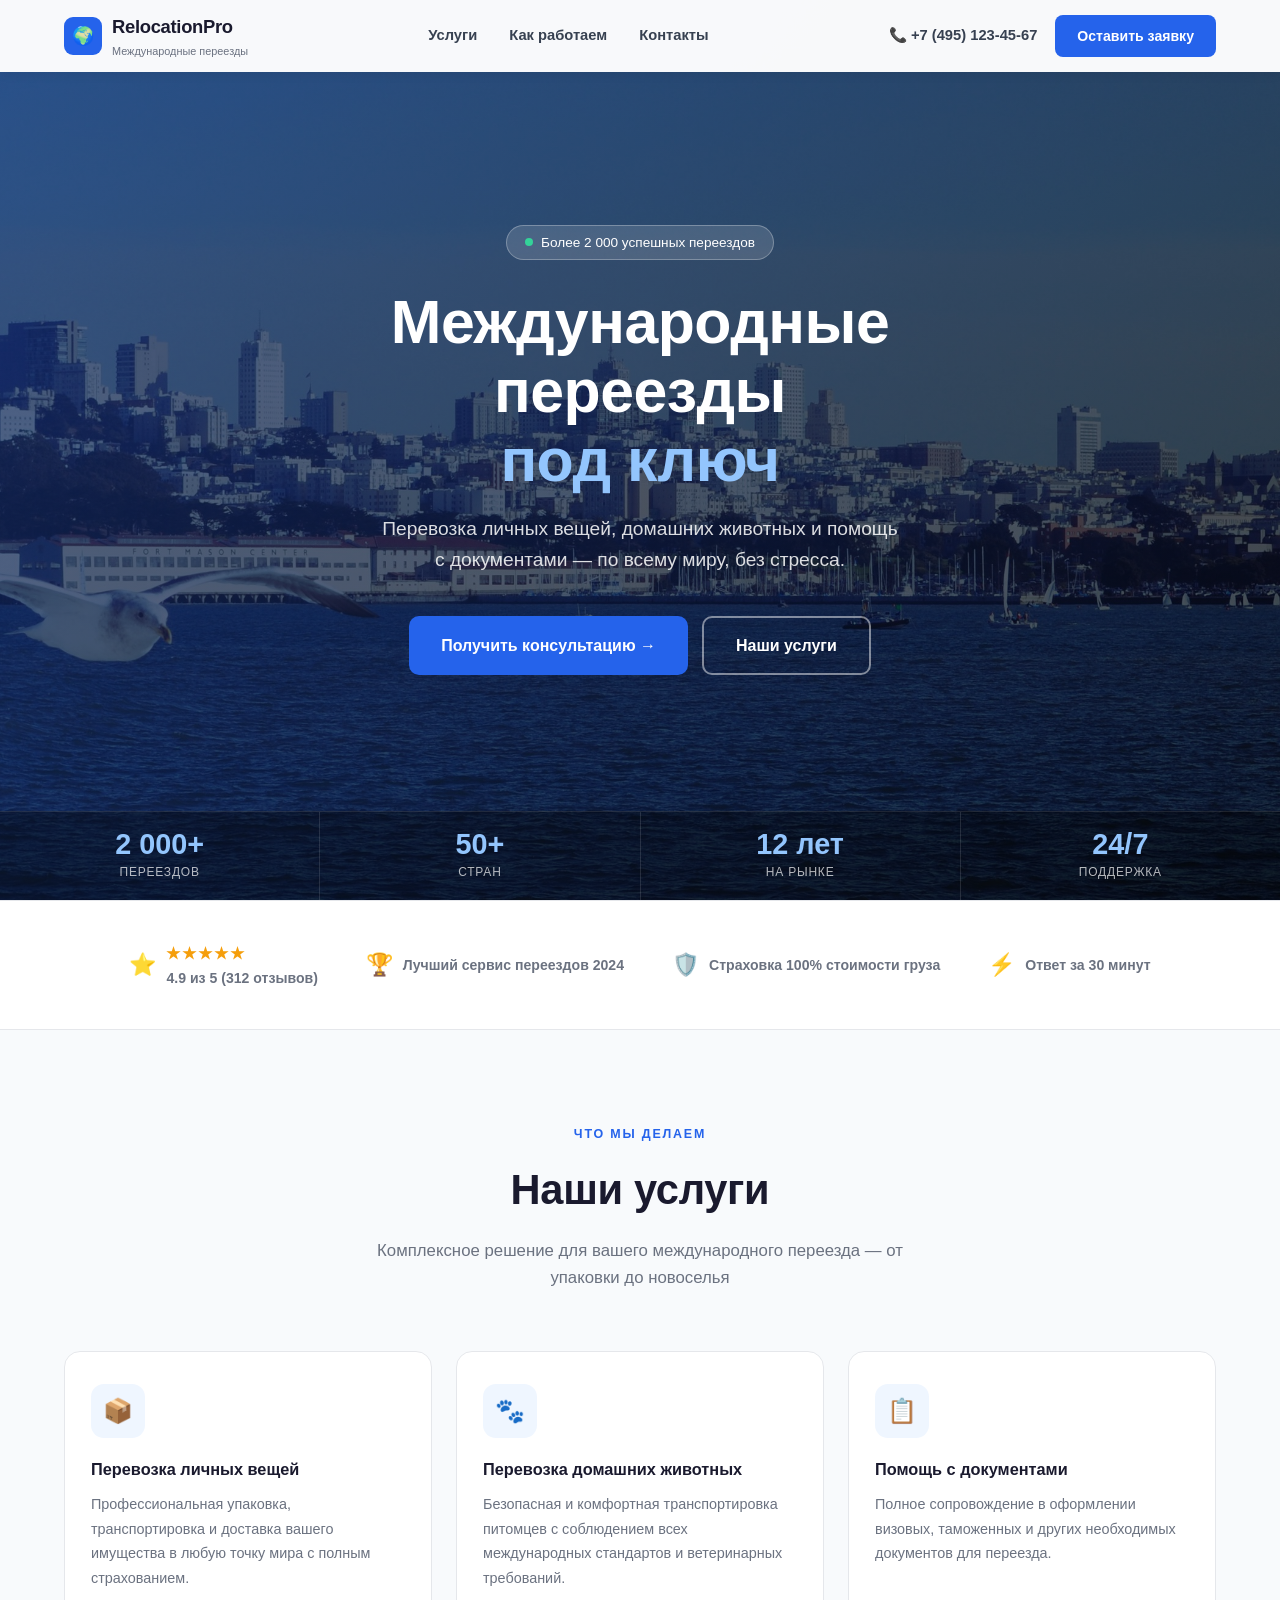
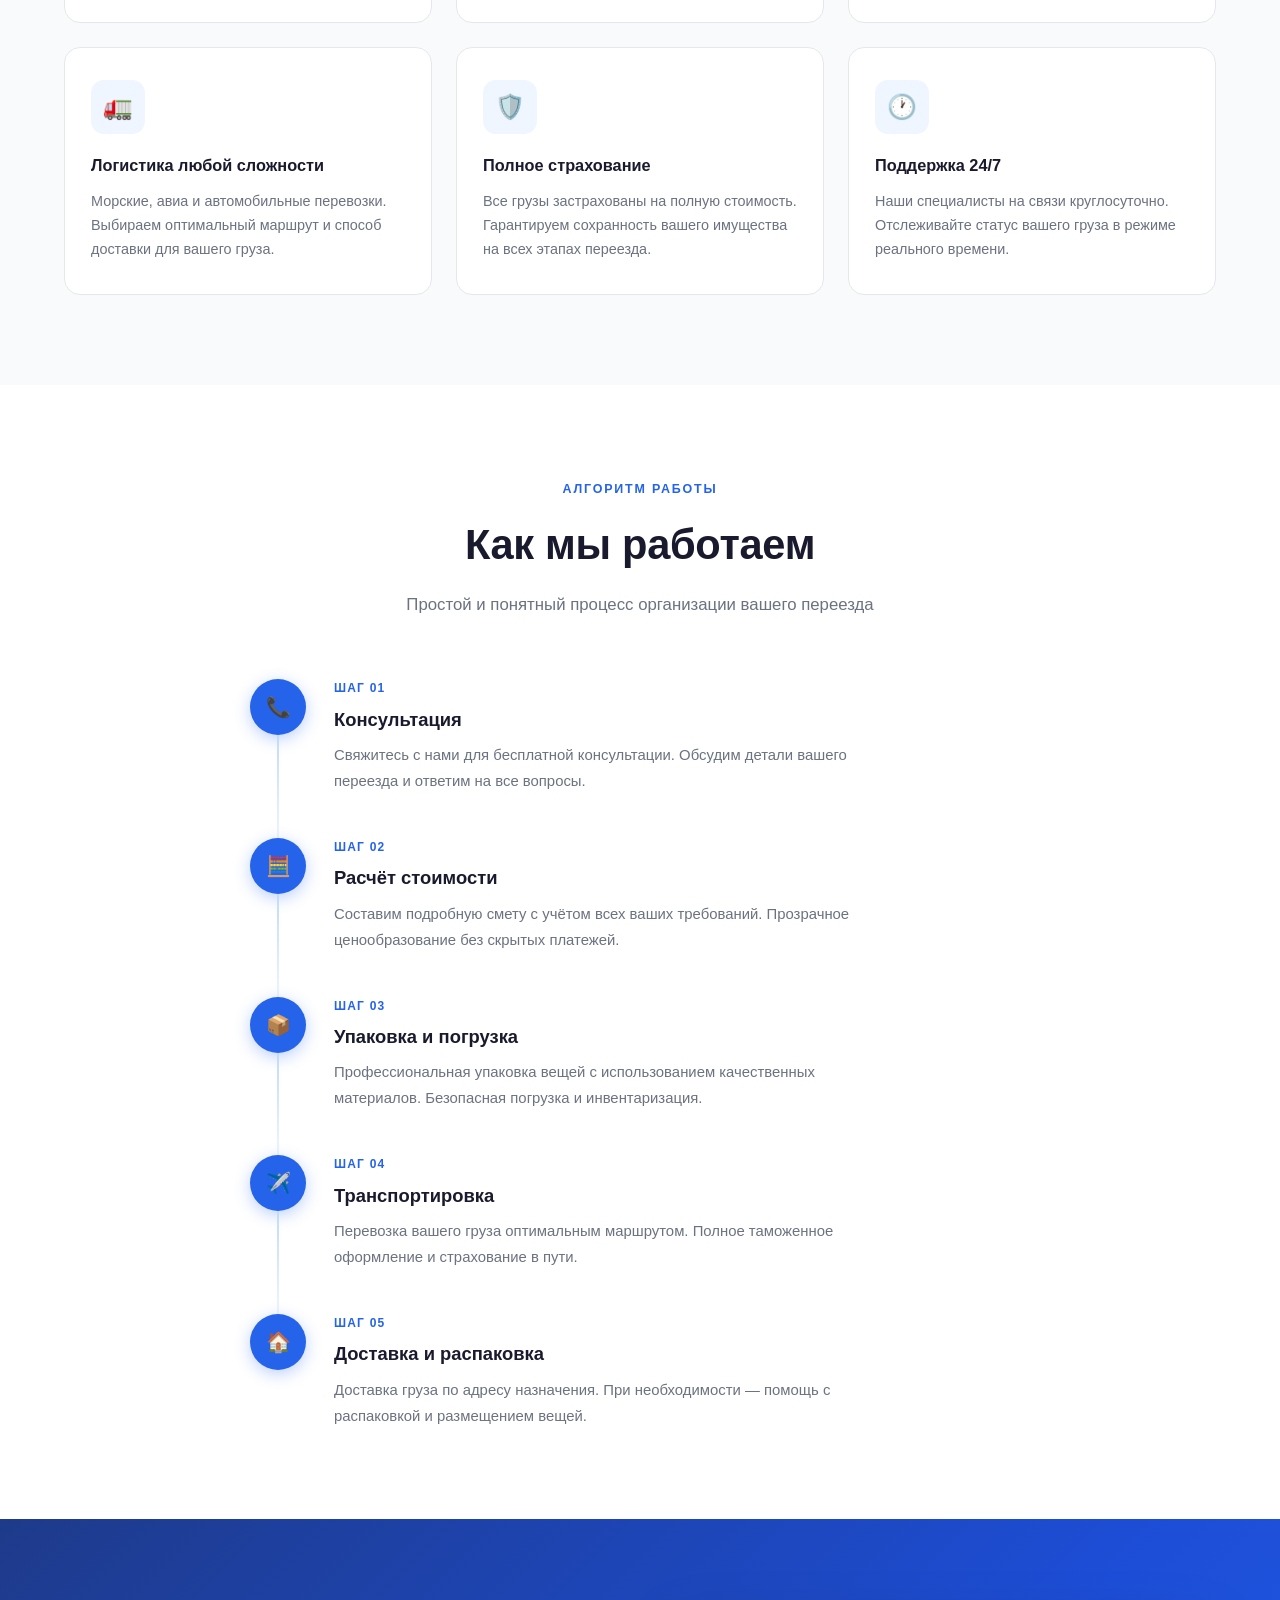
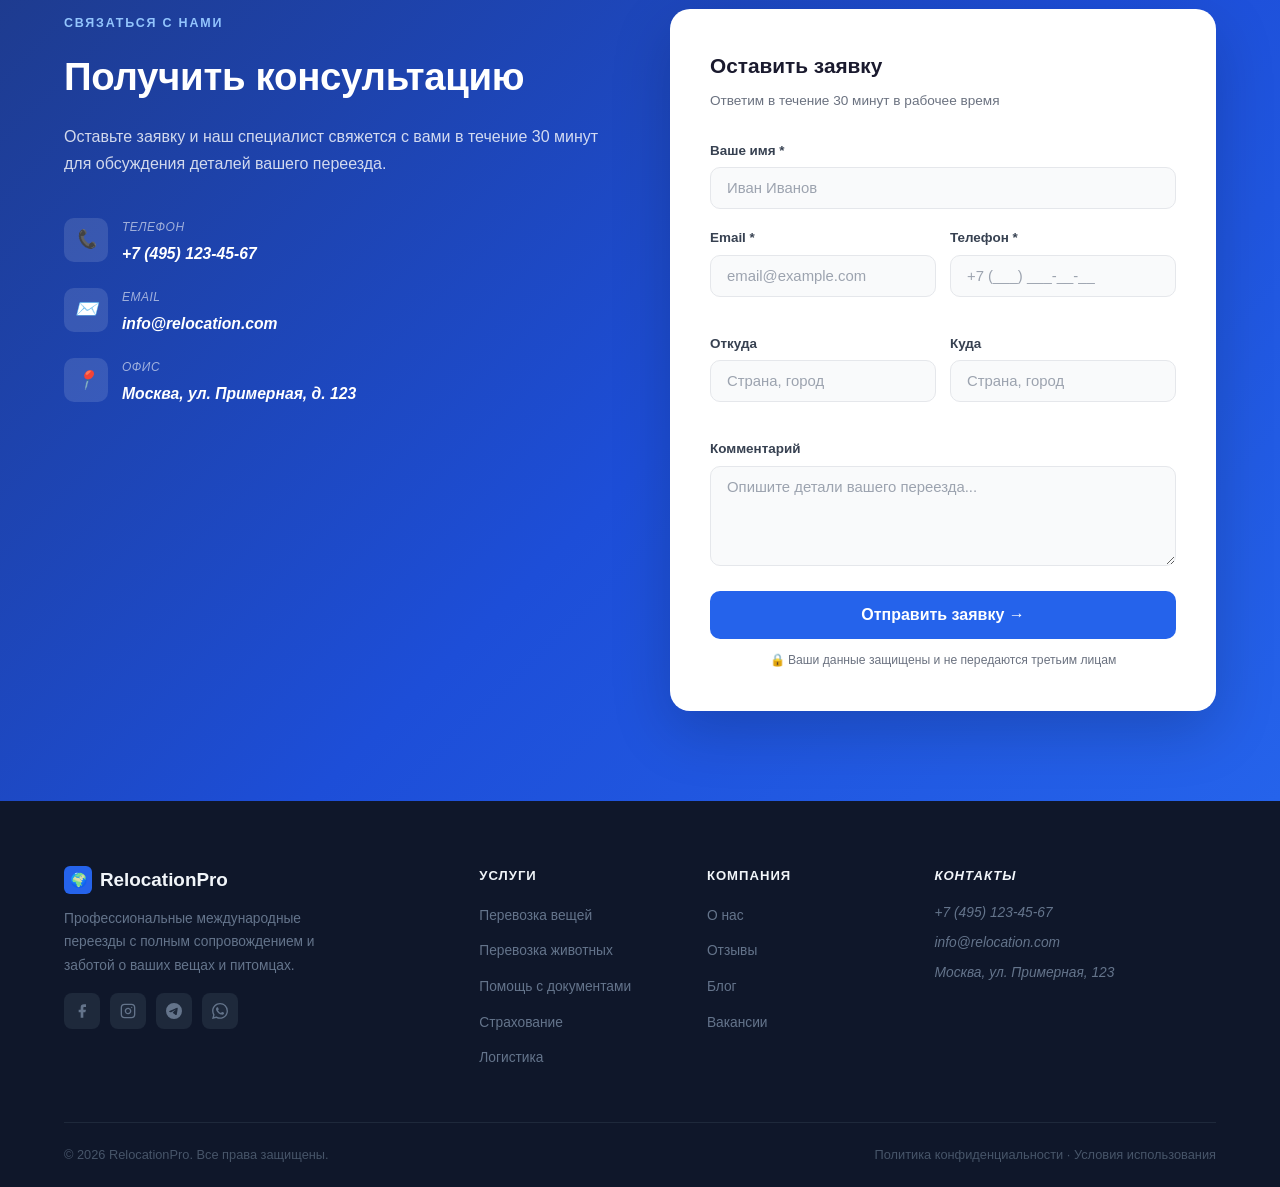
<file: Project_site/index.html>
<!DOCTYPE html>
<html lang="ru">
<head>
  <meta charset="UTF-8" />
  <meta name="viewport" content="width=device-width, initial-scale=1.0" />

  <!-- main meta tags -->
  <title>RelocationPro — Международные переезды под ключ | 50+ стран</title>
  <meta name="description" content="Международные переезды под ключ: перевозка вещей, домашних животных, помощь с документами. 2000+ успешных переездов, 50+ стран, поддержка 24/7. Бесплатная консультация." />
  <meta name="keywords" content="международный переезд, перевозка вещей за рубеж, переезд за границу, помощь с переездом, перевозка животных за рубеж" />
  <meta name="author" content="RelocationPro"/>
  <link rel="canonical" href="https://relocationpro.ru/" />

  <!--  Предзагрузка Preload -->
  <link rel="preconnect" href="https://fonts.googleapis.com" />
  <link rel="preconnect" href="https://fonts.gstatic.com" crossorigin />
  <link rel="preconnect" href="https://images.unsplash.com" />

  <link rel="icon" href="data:image/svg+xml,<svg xmlns='http://www.w3.org/2000/svg' viewBox='0 0 100 100'><text y='.9em' font-size='90'>🌍</text></svg>" />

  <!-- Стили вынесены в отдельный файл -->
  <link rel="stylesheet" href="style.css" />

</head>
<body>

  <header class="header">
    <div class="container">
      <div class="header__inner">
        <!-- Logo -->
        <a href="/" class="header__logo" aria-label="RelocationPro — главная">
          <div class="header__logo-icon" aria-hidden="true">🌍</div>
          <div>
            <div class="header__logo-name">RelocationPro</div>
            <div class="header__logo-sub">Международные переезды</div>
          </div>
        </a>

        <!-- Nav -->
        <nav class="header__nav">
          <a href="#services">Услуги</a>
          <a href="#process">Как работаем</a>
          <a href="#contact">Контакты</a>
        </nav>

        <!-- Contacts -->
        <div class="header__contacts">
          <a href="tel:+74951234567" class="header__phone">
            📞 +7 (495) 123-45-67
          </a>
          <a href="#contact" class="header__btn">Оставить заявку</a>
        </div>
        <button class="burger" id="burgerBtn">
          <span class="burger__line"></span>
          <span class="burger__line"></span>
          <span class="burger__line"></span>
        </button>
      </div>
    </div>
  </header>

 
  <main id="main">
    <!-- =========== HERO =========== -->
    <section class="hero">
      <div class="hero__bg"></div>
      <div class="hero__overlay"></div>

      <div class="hero__content">
        <div class="hero__badge">
          <span class="hero__badge-dot"></span>
          Более 2 000 успешных переездов
        </div>

        <!-- Единственный h1 на странице -->
        <h1 class="hero__title">
          Международные переезды<br>
          <span>под ключ</span>
        </h1>

        <p class="hero__subtitle">
          Перевозка личных вещей, домашних животных и помощь<br>
          с документами — по всему миру, без стресса.
        </p>

        <div class="hero__actions">
          <a href="#contact" class="btn-primary">Получить консультацию →</a>
          <a href="#services" class="btn-outline">Наши услуги</a>
        </div>
      </div>

      <!-- Статистика как социальное доказательство -->
      <div class="hero__stats">
        <div class="hero__stat">
          <span class="hero__stat-value">2 000+</span>
          <span class="hero__stat-label">Переездов</span>
        </div>
        <div class="hero__stat">
          <span class="hero__stat-value">50+</span>
          <span class="hero__stat-label">Стран</span>
        </div>
        <div class="hero__stat">
          <span class="hero__stat-value">12 лет</span>
          <span class="hero__stat-label">На рынке</span>
        </div>
        <div class="hero__stat">
          <span class="hero__stat-value">24/7</span>
          <span class="hero__stat-label">Поддержка</span>
        </div>
      </div>
    </section>

    <!--  UX -- Траст бар -- Trust bar -- повышает доверие -->
    <div class="trust">
      <div class="container">
        <div class="trust__inner">
          <div class="trust__item">
            <span class="trust__item-icon">⭐</span>
            <div>
              <div class="trust__stars">★★★★★</div>
              <div>4.9 из 5 (312 отзывов)</div>
            </div>
          </div>
          <div class="trust__item">
            <span class="trust__item-icon">🏆</span>
            <div>Лучший сервис переездов 2024</div>
          </div>
          <div class="trust__item">
            <span class="trust__item-icon">🛡️</span>
            <div>Страховка 100% стоимости груза</div>
          </div>
          <div class="trust__item">
            <span class="trust__item-icon">⚡</span>
            <div>Ответ за 30 минут</div>
          </div>
        </div>
      </div>
    </div>

    <!-- =========== SERVICES =========== -->
    <section class="section section--gray" id="services">
      <div class="container">
        <header class="section__header">
          <span class="section__label">Что мы делаем</span>
          <h2 class="section__title" id="services-title">Наши услуги</h2>
          <p class="section__subtitle">
            Комплексное решение для вашего международного переезда — от упаковки до новоселья
          </p>
        </header>

        <div class="services__grid">
          <article class="service-card">
            <div class="service-card__icon">📦</div>
            <h3 class="service-card__title">Перевозка личных вещей</h3>
            <p class="service-card__desc">Профессиональная упаковка, транспортировка и доставка вашего имущества в любую точку мира с полным страхованием.</p>
          </article>
          <article class="service-card">
            <div class="service-card__icon">🐾</div>
            <h3 class="service-card__title">Перевозка домашних животных</h3>
            <p class="service-card__desc">Безопасная и комфортная транспортировка питомцев с соблюдением всех международных стандартов и ветеринарных требований.</p>
          </article>
          <article class="service-card">
            <div class="service-card__icon">📋</div>
            <h3 class="service-card__title">Помощь с документами</h3>
            <p class="service-card__desc">Полное сопровождение в оформлении визовых, таможенных и других необходимых документов для переезда.</p>
          </article>
          <article class="service-card">
            <div class="service-card__icon">🚛</div>
            <h3 class="service-card__title">Логистика любой сложности</h3>
            <p class="service-card__desc">Морские, авиа и автомобильные перевозки. Выбираем оптимальный маршрут и способ доставки для вашего груза.</p>
          </article>
          <article class="service-card">
            <div class="service-card__icon">🛡️</div>
            <h3 class="service-card__title">Полное страхование</h3>
            <p class="service-card__desc">Все грузы застрахованы на полную стоимость. Гарантируем сохранность вашего имущества на всех этапах переезда.</p>
          </article>
          <article class="service-card">
            <div class="service-card__icon">🕐</div>
            <h3 class="service-card__title">Поддержка 24/7</h3>
            <p class="service-card__desc">Наши специалисты на связи круглосуточно. Отслеживайте статус вашего груза в режиме реального времени.</p>
          </article>
        </div>
      </div>
    </section>

    <!-- =========== PROCESS =========== -->
    <section class="section" id="process">
      <div class="container">
        <header class="section__header">
          <span class="section__label">Алгоритм работы</span>
          <h2 class="section__title" id="process-title">Как мы работаем</h2>
          <p class="section__subtitle">Простой и понятный процесс организации вашего переезда</p>
        </header>

        <ol class="process__steps">
          <li class="process__step">
            <div><div class="process__step-circle">📞</div></div>
            <div class="process__step-body">
              <div class="process__step-num">Шаг 01</div>
              <h3 class="process__step-title">Консультация</h3>
              <p class="process__step-desc">Свяжитесь с нами для бесплатной консультации. Обсудим детали вашего переезда и ответим на все вопросы.</p>
            </div>
          </li>
          <li class="process__step">
            <div><div class="process__step-circle">🧮</div></div>
            <div class="process__step-body">
              <div class="process__step-num">Шаг 02</div>
              <h3 class="process__step-title">Расчёт стоимости</h3>
              <p class="process__step-desc">Составим подробную смету с учётом всех ваших требований. Прозрачное ценообразование без скрытых платежей.</p>
            </div>
          </li>
          <li class="process__step">
            <div><div class="process__step-circle">📦</div></div>
            <div class="process__step-body">
              <div class="process__step-num">Шаг 03</div>
              <h3 class="process__step-title">Упаковка и погрузка</h3>
              <p class="process__step-desc">Профессиональная упаковка вещей с использованием качественных материалов. Безопасная погрузка и инвентаризация.</p>
            </div>
          </li>
          <li class="process__step">
            <div><div class="process__step-circle">✈️</div></div>
            <div class="process__step-body">
              <div class="process__step-num">Шаг 04</div>
              <h3 class="process__step-title">Транспортировка</h3>
              <p class="process__step-desc">Перевозка вашего груза оптимальным маршрутом. Полное таможенное оформление и страхование в пути.</p>
            </div>
          </li>
          <li class="process__step">
            <div><div class="process__step-circle">🏠</div></div>
            <div class="process__step-body" style="padding-bottom:0">
              <div class="process__step-num">Шаг 05</div>
              <h3 class="process__step-title">Доставка и распаковка</h3>
              <p class="process__step-desc">Доставка груза по адресу назначения. При необходимости — помощь с распаковкой и размещением вещей.</p>
            </div>
          </li>
        </ol>
      </div>
    </section>

    <!-- =========== CONTACT =========== -->
    <section class="contact" id="contact">
      <div class="container">
        <div class="contact__grid">

          <div>
            <span class="contact__label">Связаться с нами</span>
            <h2 class="contact__title">Получить консультацию</h2>
            <p class="contact__subtitle">
              Оставьте заявку и наш специалист свяжется с вами в течение 30 минут для обсуждения деталей вашего переезда.
            </p>
            <address class="contact__info-list">
              <div class="contact__info-item">
                <div class="contact__info-icon">📞</div>
                <div>
                  <div class="contact__info-label">Телефон</div>
                  <div class="contact__info-value"><a href="tel:+74951234567">+7 (495) 123-45-67</a></div>
                </div>
              </div>
              <div class="contact__info-item">
                <div class="contact__info-icon">✉️</div>
                <div>
                  <div class="contact__info-label">Email</div>
                  <div class="contact__info-value"><a href="mailto:info@relocation.com">info@relocation.com</a></div>
                </div>
              </div>
              <div class="contact__info-item">
                <div class="contact__info-icon">📍</div>
                <div>
                  <div class="contact__info-label">Офис</div>
                  <div class="contact__info-value">Москва, ул. Примерная, д. 123</div>
                </div>
              </div>
            </address>
          </div>

          <!--  UX Улучшенная форма с валидацией -->
          <div class="form-card">
            <h3>Оставить заявку</h3>
            <p class="form-card__sub">Ответим в течение 30 минут в рабочее время</p>

            <div class="success-msg" id="successMsg">
              ✅ Спасибо! Мы свяжемся с вами в ближайшее время.
            </div>

            <form id="contactForm" novalidate>
              <div class="form-group">
                <label for="name">Ваше имя *</label>
                <input type="text" id="name" name="name" required autocomplete="name" placeholder="Иван Иванов" minlength="2" />
              </div>

              <div class="form-row">
                <div class="form-group">
                  <label for="email">Email *</label>
                  <input type="email" id="email" name="email" required autocomplete="email" placeholder="email@example.com" />
                </div>
                <div class="form-group">
                  <label for="phone">Телефон *</label>
                  <input type="tel" id="phone" name="phone" required autocomplete="tel" placeholder="+7 (___) ___-__-__" />
                </div>
              </div>

              <div class="form-row">
                <div class="form-group">
                  <label for="from">Откуда</label>
                  <input type="text" id="from" name="from" placeholder="Страна, город" autocomplete="off" />
                </div>
                <div class="form-group">
                  <label for="to">Куда</label>
                  <input type="text" id="to" name="to" placeholder="Страна, город" autocomplete="off" />
                </div>
              </div>

              <div class="form-group">
                <label for="message">Комментарий</label>
                <textarea id="message" name="message" placeholder="Опишите детали вашего переезда..."></textarea>
              </div>

              <button type="submit" class="form-submit" id="submitBtn">
                <span id="btnText">Отправить заявку →</span>
              </button>

              <!-- UX Privacy note повышает доверие -->
              <p class="form-privacy">🔒 Ваши данные защищены и не передаются третьим лицам</p>
            </form>
          </div>

        </div>
      </div>
    </section>
  </main>

  <!-- =========== FOOTER =========== -->
  <footer class="footer">
    <div class="container">
      <div class="footer__grid">
        <div>
          <div class="footer__brand-name">
            <span class="footer__brand-icon">🌍</span>
            RelocationPro
          </div>
          <p class="footer__brand-desc">Профессиональные международные переезды с полным сопровождением и заботой о ваших вещах и питомцах.</p>
          <div class="footer__social">
            <a href="#">
              <svg width="16" height="16" viewBox="0 0 24 24" fill="currentColor" aria-hidden="true"><path d="M18 2h-3a5 5 0 0 0-5 5v3H7v4h3v8h4v-8h3l1-4h-4V7a1 1 0 0 1 1-1h3z"/></svg>
            </a>
            <a href="#" aria-label="Instagram">
              <svg width="16" height="16" viewBox="0 0 24 24" fill="none" stroke="currentColor" stroke-width="2" stroke-linecap="round" stroke-linejoin="round" aria-hidden="true"><rect x="2" y="2" width="20" height="20" rx="5" ry="5"/><path d="M16 11.37A4 4 0 1 1 12.63 8 4 4 0 0 1 16 11.37z"/><line x1="17.5" y1="6.5" x2="17.51" y2="6.5"/></svg>
            </a>
            <a href="#" aria-label="Telegram">
              <svg width="16" height="16" viewBox="0 0 24 24" fill="currentColor" aria-hidden="true"><path d="M11.944 0A12 12 0 0 0 0 12a12 12 0 0 0 12 12 12 12 0 0 0 12-12A12 12 0 0 0 12 0a12 12 0 0 0-.056 0zm4.962 7.224c.1-.002.321.023.465.14a.506.506 0 0 1 .171.325c.016.093.036.306.02.472-.18 1.898-.962 6.502-1.36 8.627-.168.9-.499 1.201-.82 1.23-.696.065-1.225-.46-1.9-.902-1.056-.693-1.653-1.124-2.678-1.8-1.185-.78-.417-1.21.258-1.91.177-.184 3.247-2.977 3.307-3.23.007-.032.014-.15-.056-.212s-.174-.041-.249-.024c-.106.024-1.793 1.14-5.061 3.345-.48.33-.913.49-1.302.48-.428-.008-1.252-.241-1.865-.44-.752-.245-1.349-.374-1.297-.789.027-.216.325-.437.893-.663 3.498-1.524 5.83-2.529 6.998-3.014 3.332-1.386 4.025-1.627 4.476-1.635z"/></svg>
            </a>
            <a href="#" aria-label="WhatsApp">
              <svg width="16" height="16" viewBox="0 0 24 24" fill="currentColor" aria-hidden="true"><path d="M17.472 14.382c-.297-.149-1.758-.867-2.03-.967-.273-.099-.471-.148-.67.15-.197.297-.767.966-.94 1.164-.173.199-.347.223-.644.075-.297-.15-1.255-.463-2.39-1.475-.883-.788-1.48-1.761-1.653-2.059-.173-.297-.018-.458.13-.606.134-.133.298-.347.446-.52.149-.174.198-.298.298-.497.099-.198.05-.371-.025-.52-.075-.149-.669-1.612-.916-2.207-.242-.579-.487-.5-.669-.51-.173-.008-.371-.01-.57-.01-.198 0-.52.074-.792.372-.272.297-1.04 1.016-1.04 2.479 0 1.462 1.065 2.875 1.213 3.074.149.198 2.096 3.2 5.077 4.487.709.306 1.262.489 1.694.625.712.227 1.36.195 1.871.118.571-.085 1.758-.719 2.006-1.413.248-.694.248-1.289.173-1.413-.074-.124-.272-.198-.57-.347m-5.421 7.403h-.004a9.87 9.87 0 0 1-5.031-1.378l-.361-.214-3.741.982.998-3.648-.235-.374a9.86 9.86 0 0 1-1.51-5.26c.001-5.45 4.436-9.884 9.888-9.884 2.64 0 5.122 1.03 6.988 2.898a9.825 9.825 0 0 1 2.893 6.994c-.003 5.45-4.437 9.884-9.885 9.884m8.413-18.297A11.815 11.815 0 0 0 12.05 0C5.495 0 .16 5.335.157 11.892c0 2.096.547 4.142 1.588 5.945L.057 24l6.305-1.654a11.882 11.882 0 0 0 5.683 1.448h.005c6.554 0 11.89-5.335 11.893-11.893a11.821 11.821 0 0 0-3.48-8.413z"/></svg>
            </a>
          </div>
        </div>

        <nav aria-label="Услуги">
          <div class="footer__col-title">Услуги</div>
          <ul class="footer__links">
            <li><a href="#services">Перевозка вещей</a></li>
            <li><a href="#services">Перевозка животных</a></li>
            <li><a href="#services">Помощь с документами</a></li>
            <li><a href="#services">Страхование</a></li>
            <li><a href="#services">Логистика</a></li>
          </ul>
        </nav>

        <nav aria-label="Компания">
          <div class="footer__col-title">Компания</div>
          <ul class="footer__links">
            <li><a href="about.html">О нас</a></li>
            <li><a href="#">Отзывы</a></li>
            <li><a href="#">Блог</a></li>
            <li><a href="vacancy.html">Вакансии</a></li>
          </ul>
        </nav>

        <address>
          <div class="footer__col-title">Контакты</div>
          <ul class="footer__contact-list">
            <li><a href="tel:+74951234567">+7 (495) 123-45-67</a></li>
            <li><a href="mailto:info@relocation.com">info@relocation.com</a></li>
            <li>Москва, ул. Примерная, 123</li>
          </ul>
        </address>
      </div>

      <div class="footer__bottom">
        <span>© 2026 RelocationPro. Все права защищены.</span>
        <span>
          <a href="#">Политика конфиденциальности</a> ·
          <a href="#">Условия использования</a>
        </span>
      </div>
    </div>
  </footer>

  
  <script src="Main.js"></script>
  <div class="fullscreen-menu" id="fullscreenMenu">
  <button class="fullscreen-menu__close" id="menuClose">✕</button>
  <nav>
    <a href="#services">Услуги</a>
    <a href="#process">Как работаем</a>
    <a href="about.html">О нас</a>
    <a href="vacancy.html">Вакансии</a>
    <a href="#contact">Контакты</a>
  </nav>
  <div class="fullscreen-menu__actions">
    <a href="tel:+74951234567" class="fullscreen-menu__phone">📞 +7 (495) 123-45-67</a>
    <a href="#contact" class="fullscreen-menu__btn">Оставить заявку</a>
  </div>
</div>
</body>
</html>
</file>
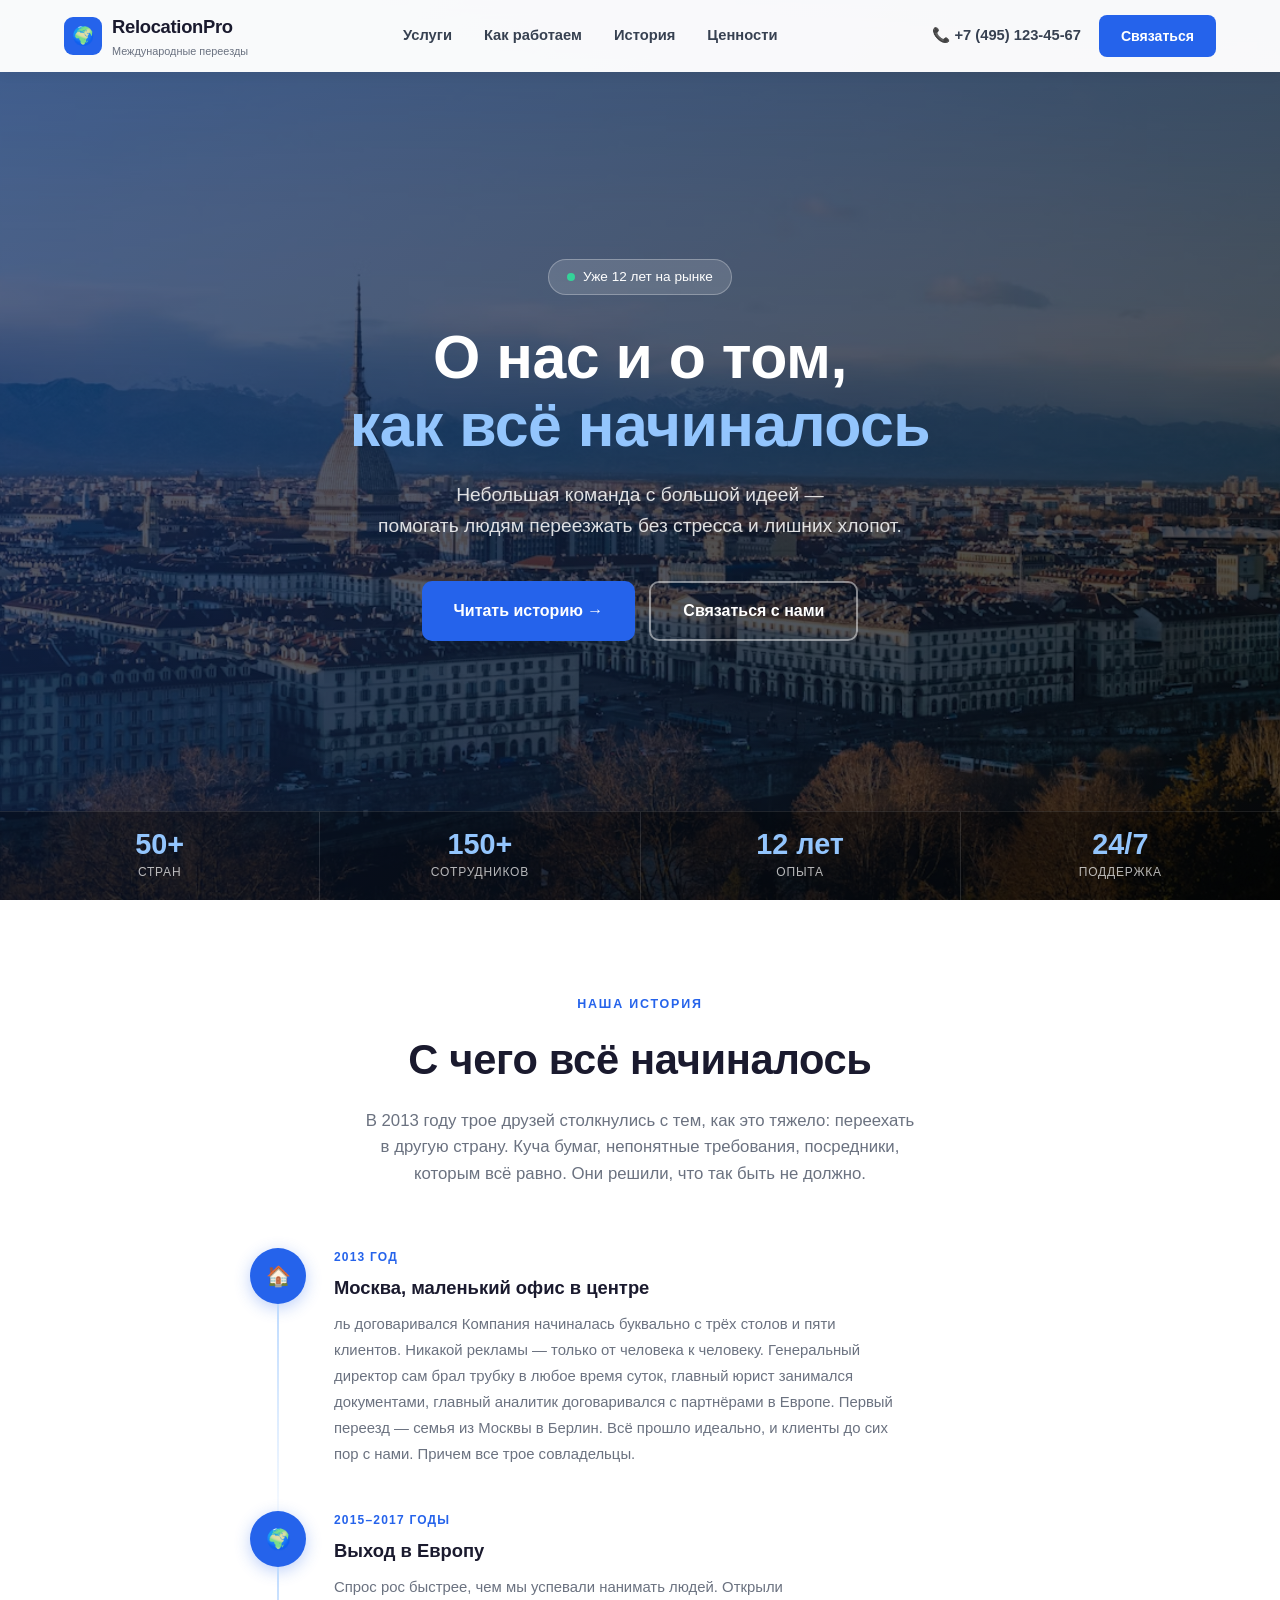
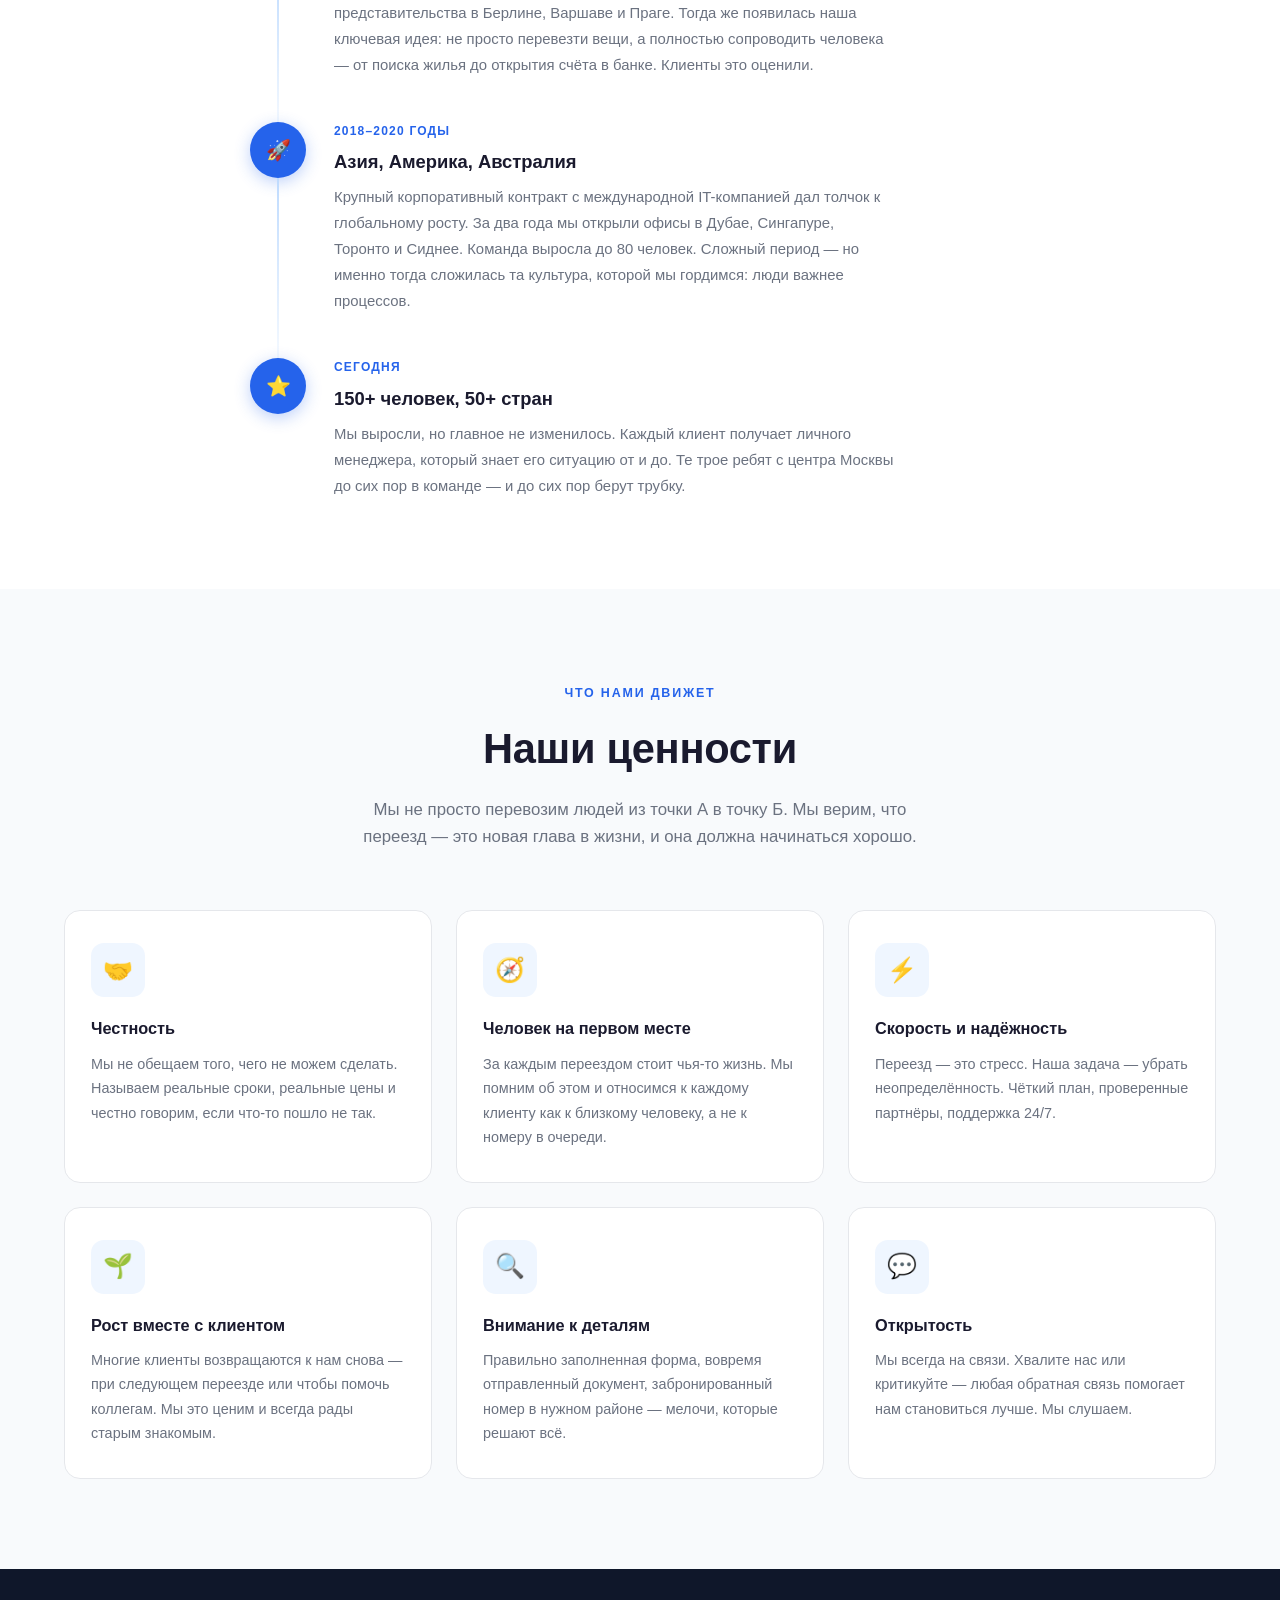
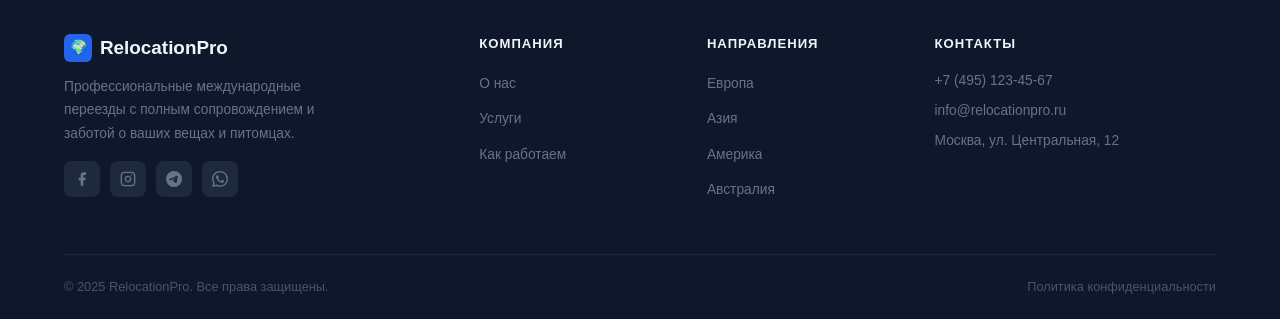
<file: Project_site/about.html>
<!DOCTYPE html>
<html lang="ru">
<head>
  <meta charset="UTF-8" />
  <meta name="viewport" content="width=device-width, initial-scale=1.0" />
  <title>О нас — RelocationPro</title>
  <meta name="description" content="История RelocationPro. Как мы начинали и как пришли к успеху в 50+ странах мира." />
  <link rel="icon" href="data:image/svg+xml,<svg xmlns='http://www.w3.org/2000/svg' viewBox='0 0 100 100'><text y='.9em' font-size='90'>🌍</text></svg>" />
  <link rel="stylesheet" href="style.css"/>
</head>
<body>

  <header class="header">
    <div class="container">
      <div class="header__inner">
        <a href="/" class="header__logo">
          <div class="header__logo-icon">🌍</div>
          <div>
            <div class="header__logo-name">RelocationPro</div>
            <div class="header__logo-sub">Международные переезды</div>
          </div>
        </a>

        <nav class="header__nav">
          <a href="index.html#services">Услуги</a>
          <a href="index.html#process">Как работаем</a>
          <a href="#story">История</a>
          <a href="#values">Ценности</a>
        </nav>

        <div class="header__contacts">
          <a href="tel:+74951234567" class="header__phone">
            📞 +7 (495) 123-45-67
          </a>
          <a href="index.html#contact" class="header__btn">Связаться</a>
        </div>
        <button class="burger" id="burgerBtn">
          <span class="burger__line"></span>
          <span class="burger__line"></span>
          <span class="burger__line"></span>
        </button>
      </div>
    </div>
  </header>

  <main>

    <!-- =========== HERO =========== -->
    <section class="hero">
      <div class="hero__bg" style="background-image: url('images/aboutBG.avif')"></div>
      <div class="hero__overlay"></div>

      <div class="hero__content">
        <div class="hero__badge">
          <span class="hero__badge-dot"></span>
          Уже 12 лет на рынке
        </div>

        <h1 class="hero__title">
          О нас и о том,<br>
          <span>как всё начиналось</span>
        </h1>

        <p class="hero__subtitle">
          Небольшая команда с большой идеей —<br>
          помогать людям переезжать без стресса и лишних хлопот.
        </p>

        <div class="hero__actions">
          <a href="#story" class="btn-primary">Читать историю →</a>
          <a href="index.html#contact" class="btn-outline">Связаться с нами</a>
        </div>
      </div>

      <div class="hero__stats">
        <div class="hero__stat">
          <span class="hero__stat-value">50+</span>
          <span class="hero__stat-label">Стран</span>
        </div>
        <div class="hero__stat">
          <span class="hero__stat-value">150+</span>
          <span class="hero__stat-label">Сотрудников</span>
        </div>
        <div class="hero__stat">
          <span class="hero__stat-value">12 лет</span>
          <span class="hero__stat-label">Опыта</span>
        </div>
        <div class="hero__stat">
          <span class="hero__stat-value">24/7</span>
          <span class="hero__stat-label">Поддержка</span>
        </div>
      </div>
    </section>

    <!-- =========== ИСТОРИЯ =========== -->
    <section class="section" id="story">
      <div class="container">
        <header class="section__header">
          <span class="section__label">Наша история</span>
          <h2 class="section__title">С чего всё начиналось</h2>
          <p class="section__subtitle">
            В 2013 году трое друзей столкнулись с тем, как это тяжело: переехать в другую страну. Куча бумаг, непонятные требования, посредники, которым всё равно. Они решили, что так быть не должно.
          </p>
        </header>

        <!-- шаги как в process секции -->
        <div class="process__steps">

          <div class="process__step">
            <div class="process__step-circle">🏠</div>
            <div class="process__step-body">
              <div class="process__step-num">2013 год</div>
              <div class="process__step-title">Москва, маленький офис в центре</div>
              <p class="process__step-desc">ль договаривался 
                Компания начиналась буквально с трёх столов и пяти клиентов. Никакой рекламы — только от человека к человеку. Генеральный директор сам брал трубку в любое время суток, главный юрист занимался документами, главный аналитик договаривался с партнёрами в Европе. Первый переезд — семья из Москвы в Берлин. Всё прошло идеально, и клиенты до сих пор с нами. Причем все трое совладельцы.
              </p>
            </div>
          </div>

          <div class="process__step">
            <div class="process__step-circle">🌍</div>
            <div class="process__step-body">
              <div class="process__step-num">2015–2017 годы</div>
              <div class="process__step-title">Выход в Европу</div>
              <p class="process__step-desc">
                Спрос рос быстрее, чем мы успевали нанимать людей. Открыли представительства в Берлине, Варшаве и Праге. Тогда же появилась наша ключевая идея: не просто перевезти вещи, а полностью сопроводить человека — от поиска жилья до открытия счёта в банке. Клиенты это оценили.
              </p>
            </div>
          </div>

          <div class="process__step">
            <div class="process__step-circle">🚀</div>
            <div class="process__step-body">
              <div class="process__step-num">2018–2020 годы</div>
              <div class="process__step-title">Азия, Америка, Австралия</div>
              <p class="process__step-desc">
                Крупный корпоративный контракт с международной IT-компанией дал толчок к глобальному росту. За два года мы открыли офисы в Дубае, Сингапуре, Торонто и Сиднее. Команда выросла до 80 человек. Сложный период — но именно тогда сложилась та культура, которой мы гордимся: люди важнее процессов.
              </p>
            </div>
          </div>

          <div class="process__step">
            <div class="process__step-circle">⭐</div>
            <div class="process__step-body">
              <div class="process__step-num">Сегодня</div>
              <div class="process__step-title">150+ человек, 50+ стран</div>
              <p class="process__step-desc">
                Мы выросли, но главное не изменилось. Каждый клиент получает личного менеджера, который знает его ситуацию от и до. Те трое ребят с центра Москвы до сих пор в команде — и до сих пор берут трубку.
              </p>
            </div>
          </div>

        </div>
      </div>
    </section>

    <!-- =========== ЦЕННОСТИ =========== -->
    <section class="section section--gray" id="values">
      <div class="container">
        <header class="section__header">
          <span class="section__label">Что нами движет</span>
          <h2 class="section__title">Наши ценности</h2>
          <p class="section__subtitle">
            Мы не просто перевозим людей из точки А в точку Б. Мы верим, что переезд — это новая глава в жизни, и она должна начинаться хорошо.
          </p>
        </header>

        <div class="services__grid">
          <article class="service-card">
            <div class="service-card__icon">🤝</div>
            <h3 class="service-card__title">Честность</h3>
            <p class="service-card__desc">Мы не обещаем того, чего не можем сделать. Называем реальные сроки, реальные цены и честно говорим, если что-то пошло не так.</p>
          </article>
          <article class="service-card">
            <div class="service-card__icon">🧭</div>
            <h3 class="service-card__title">Человек на первом месте</h3>
            <p class="service-card__desc">За каждым переездом стоит чья-то жизнь. Мы помним об этом и относимся к каждому клиенту как к близкому человеку, а не к номеру в очереди.</p>
          </article>
          <article class="service-card">
            <div class="service-card__icon">⚡</div>
            <h3 class="service-card__title">Скорость и надёжность</h3>
            <p class="service-card__desc">Переезд — это стресс. Наша задача — убрать неопределённость. Чёткий план, проверенные партнёры, поддержка 24/7.</p>
          </article>
          <article class="service-card">
            <div class="service-card__icon">🌱</div>
            <h3 class="service-card__title">Рост вместе с клиентом</h3>
            <p class="service-card__desc">Многие клиенты возвращаются к нам снова — при следующем переезде или чтобы помочь коллегам. Мы это ценим и всегда рады старым знакомым.</p>
          </article>
          <article class="service-card">
            <div class="service-card__icon">🔍</div>
            <h3 class="service-card__title">Внимание к деталям</h3>
            <p class="service-card__desc">Правильно заполненная форма, вовремя отправленный документ, забронированный номер в нужном районе — мелочи, которые решают всё.</p>
          </article>
          <article class="service-card">
            <div class="service-card__icon">💬</div>
            <h3 class="service-card__title">Открытость</h3>
            <p class="service-card__desc">Мы всегда на связи. Хвалите нас или критикуйте — любая обратная связь помогает нам становиться лучше. Мы слушаем.</p>
          </article>
        </div>
      </div>
    </section>

  </main>

  <footer class="footer">
    <div class="container">
      <div class="footer__grid">
        <div>
          <div class="footer__brand-name">
            <span class="footer__brand-icon">🌍</span>
            RelocationPro
          </div>
          <p class="footer__brand-desc">Профессиональные международные переезды с полным сопровождением и заботой о ваших вещах и питомцах.</p>
          <div class="footer__social">
            <a href="#">
              <svg width="16" height="16" viewBox="0 0 24 24" fill="currentColor" aria-hidden="true"><path d="M18 2h-3a5 5 0 0 0-5 5v3H7v4h3v8h4v-8h3l1-4h-4V7a1 1 0 0 1 1-1h3z"/></svg>
            </a>
            <a href="#" aria-label="Instagram">
              <svg width="16" height="16" viewBox="0 0 24 24" fill="none" stroke="currentColor" stroke-width="2" stroke-linecap="round" stroke-linejoin="round" aria-hidden="true"><rect x="2" y="2" width="20" height="20" rx="5" ry="5"/><path d="M16 11.37A4 4 0 1 1 12.63 8 4 4 0 0 1 16 11.37z"/><line x1="17.5" y1="6.5" x2="17.51" y2="6.5"/></svg>
            </a>
            <a href="#" aria-label="Telegram">
              <svg width="16" height="16" viewBox="0 0 24 24" fill="currentColor" aria-hidden="true"><path d="M11.944 0A12 12 0 0 0 0 12a12 12 0 0 0 12 12 12 12 0 0 0 12-12A12 12 0 0 0 12 0a12 12 0 0 0-.056 0zm4.962 7.224c.1-.002.321.023.465.14a.506.506 0 0 1 .171.325c.016.093.036.306.02.472-.18 1.898-.962 6.502-1.36 8.627-.168.9-.499 1.201-.82 1.23-.696.065-1.225-.46-1.9-.902-1.056-.693-1.653-1.124-2.678-1.8-1.185-.78-.417-1.21.258-1.91.177-.184 3.247-2.977 3.307-3.23.007-.032.014-.15-.056-.212s-.174-.041-.249-.024c-.106.024-1.793 1.14-5.061 3.345-.48.33-.913.49-1.302.48-.428-.008-1.252-.241-1.865-.44-.752-.245-1.349-.374-1.297-.789.027-.216.325-.437.893-.663 3.498-1.524 5.83-2.529 6.998-3.014 3.332-1.386 4.025-1.627 4.476-1.635z"/></svg>
            </a>
            <a href="#" aria-label="WhatsApp">
              <svg width="16" height="16" viewBox="0 0 24 24" fill="currentColor" aria-hidden="true"><path d="M17.472 14.382c-.297-.149-1.758-.867-2.03-.967-.273-.099-.471-.148-.67.15-.197.297-.767.966-.94 1.164-.173.199-.347.223-.644.075-.297-.15-1.255-.463-2.39-1.475-.883-.788-1.48-1.761-1.653-2.059-.173-.297-.018-.458.13-.606.134-.133.298-.347.446-.52.149-.174.198-.298.298-.497.099-.198.05-.371-.025-.52-.075-.149-.669-1.612-.916-2.207-.242-.579-.487-.5-.669-.51-.173-.008-.371-.01-.57-.01-.198 0-.52.074-.792.372-.272.297-1.04 1.016-1.04 2.479 0 1.462 1.065 2.875 1.213 3.074.149.198 2.096 3.2 5.077 4.487.709.306 1.262.489 1.694.625.712.227 1.36.195 1.871.118.571-.085 1.758-.719 2.006-1.413.248-.694.248-1.289.173-1.413-.074-.124-.272-.198-.57-.347m-5.421 7.403h-.004a9.87 9.87 0 0 1-5.031-1.378l-.361-.214-3.741.982.998-3.648-.235-.374a9.86 9.86 0 0 1-1.51-5.26c.001-5.45 4.436-9.884 9.888-9.884 2.64 0 5.122 1.03 6.988 2.898a9.825 9.825 0 0 1 2.893 6.994c-.003 5.45-4.437 9.884-9.885 9.884m8.413-18.297A11.815 11.815 0 0 0 12.05 0C5.495 0 .16 5.335.157 11.892c0 2.096.547 4.142 1.588 5.945L.057 24l6.305-1.654a11.882 11.882 0 0 0 5.683 1.448h.005c6.554 0 11.89-5.335 11.893-11.893a11.821 11.821 0 0 0-3.48-8.413z"/></svg>
            </a>
          </div>
        </div>
        <div>
          <div class="footer__col-title">Компания</div>
          <ul class="footer__links">
            <li><a href="#">О нас</a></li>
            <li><a href="index.html#services">Услуги</a></li>
            <li><a href="index.html#process">Как работаем</a></li>
          </ul>
        </div>
        <div>
          <div class="footer__col-title">Направления</div>
          <ul class="footer__links">
            <li><a href="#">Европа</a></li>
            <li><a href="#">Азия</a></li>
            <li><a href="#">Америка</a></li>
            <li><a href="#">Австралия</a></li>
          </ul>
        </div>
        <div>
          <div class="footer__col-title">Контакты</div>
          <ul class="footer__contact-list">
            <li><a href="tel:+74951234567">+7 (495) 123-45-67</a></li>
            <li><a href="mailto:info@relocationpro.ru">info@relocationpro.ru</a></li>
            <li>Москва, ул. Центральная, 12</li>
          </ul>
        </div>
      </div>
      <div class="footer__bottom">
        <span>© 2025 RelocationPro. Все права защищены.</span>
        <span><a href="#">Политика конфиденциальности</a></span>
      </div>
    </div>
  </footer>
  <div class="fullscreen-menu" id="fullscreenMenu">
  <button class="fullscreen-menu__close" id="menuClose">✕</button>
  <nav>
    <a href="index.html#services">Услуги</a>
    <a href="index.html#process">Как работаем</a>
    <a href="#story">История</a>
    <a href="#values">Ценности</a>
    <a href="vacancy.html">Вакансии</a>
  </nav>
  <div class="fullscreen-menu__actions">
    <a href="tel:+74951234567" class="fullscreen-menu__phone">📞 +7 (495) 123-45-67</a>
    <a href="index.html#contact" class="fullscreen-menu__btn">Оставить заявку</a>
  </div>
</div>
</body>
<script src="Main.js"></script>
</html>
</file>
<file: Project_site/style.css>
/* =============================================
   RELOCATIONPRO
============================================= */

:root {
  --blue: #2563eb;
  --blue-dark: #1d4ed8;
  --blue-light: #93c5fd;
  --blue-pale: #eff6ff;
  --blue-border: #bfdbfe;
  --dark: #0f172a;
  --text: #1a1a2e;
  --muted: #6b7280;
  --border: #e5e7eb;
  --bg-gray: #f8fafc;
  --white: #fff;
  --green: #34d399;
  --radius-sm: 8px;
  --radius-md: 12px;
  --radius-lg: 16px;
  --shadow-card: 0 4px 24px rgba(37,99,235,0.10);
  --shadow-form: 0 20px 60px rgba(0,0,0,0.18);
  --font: 'Manrope', 'Segoe UI', Arial, sans-serif;
  --transition: 0.2s ease;
}

*, *::before, *::after { box-sizing: border-box; margin: 0; padding: 0; }
html { scroll-behavior: smooth; font-size: 16px; }

body {
  font-family: var(--font);
  color: var(--text);
  background: var(--white);
  line-height: 1.6;;
}

a { text-decoration: none; color: inherit; }
ul { list-style: none; }
img { display: block; max-width: 100%; height: auto; }

/* Focus видимый для клавиатуры */
:focus-visible {
  outline: 2px solid var(--blue);
  outline-offset: 3px;
  border-radius: 4px;
}

.container { max-width: 1200px; margin: 0 auto; padding: 0 24px; }

/* =========== HEADER =========== */
.header {
  position: fixed;
  top: 0; left: 0; right: 0;
  background: rgba(255,255,255,0.97);
  box-shadow: 0 1px 12px rgba(0,0,0,0.07);
  z-index: 1000;
}

.header__inner {
  display: flex;
  align-items: center;
  justify-content: space-between;
  height: 72px;
  gap: 16px;
}

.header__logo {
  display: flex;
  align-items: center;
  gap: 10px;
}

.header__logo-icon {
  width: 38px; height: 38px;
  background: var(--blue);
  border-radius: 9px;
  display: flex; align-items: center; justify-content: center;
  font-size: 18px;
}

.header__logo-name { font-size: 1.15rem; font-weight: 800; color: var(--text); letter-spacing: -0.3px; }
.header__logo-sub { font-size: 0.68rem; color: var(--muted); margin-top: 1px; }

.header__nav { display: flex; gap: 32px; }
.header__nav a { font-size: 0.92rem; color: #374151; transition: color var(--transition); font-weight: 600; }
.header__nav a:hover { color: var(--blue); }

.header__contacts { display: flex; align-items: center; gap: 18px; }

.header__phone {
  font-size: 0.92rem; color: #374151;
  display: flex; align-items: center; gap: 6px;
  transition: color var(--transition); font-weight: 600;
}
.header__phone:hover { color: var(--blue); }

.header__btn {
  background: var(--blue);
  color: #fff !important;
  padding: 10px 22px;
  border-radius: var(--radius-sm);
  font-size: 0.88rem;
  font-weight: 700;
  transition: background var(--transition), transform var(--transition);
}
.header__btn:hover { background: var(--blue-dark); transform: translateY(-1px); }

/* =========== HERO =========== */
.hero {
  position: relative;
  min-height: 100svh; /* svh для мобилок (не обрезает адресную строку) */
  display: flex;
  align-items: center;
  justify-content: center;
  overflow: hidden;
  padding-top: 72px;
}

.hero__bg {
  position: absolute; inset: 0;
  background-image: url('images/photo-1585189240761-d64ad357046b.jpg');
  background-size: cover;
  background-position: center;
  filter: brightness(0.42);
  
}

.hero__overlay {
  position: absolute; inset: 0;
  background: linear-gradient(135deg, rgba(37,99,235,0.32) 0%, rgba(0,0,0,0.28) 100%);
}

.hero__content {
  position: relative;
  z-index: 2;
  text-align: center;
  color: #fff;
  max-width: 820px;
  padding: 48px 24px 120px;
  /*  UX анимация появления */
  animation: fadeUp 0.8s ease both;
}

@keyframes fadeUp {
  from { opacity: 0; transform: translateY(24px); }
  to { opacity: 1; transform: translateY(0); }
}

.hero__badge {
  display: inline-flex;
  align-items: center;
  gap: 8px;
  background: rgba(255,255,255,0.14);
  border: 1px solid rgba(255,255,255,0.28);
  border-radius: 50px;
  padding: 6px 18px;
  font-size: 0.85rem;
  margin-bottom: 28px;
  backdrop-filter: blur(4px);
}

.hero__badge-dot {
  width: 8px; height: 8px;
  background: var(--green);
  border-radius: 50%;
  flex-shrink: 0;
  /* UX пульсация как надо*/
  animation: pulse 2s infinite;
}

@keyframes pulse {
  0%, 100% { box-shadow: 0 0 0 0 rgba(52,211,153,0.5); }
  50% { box-shadow: 0 0 0 6px rgba(52,211,153,0); }
}

/* Правильный h1 */
.hero__title {
  font-size: clamp(2rem, 5.5vw, 3.8rem);
  font-weight: 800;
  line-height: 1.13;
  margin-bottom: 20px;
  letter-spacing: -0.5px;
}
.hero__title span { color: var(--blue-light); }

.hero__subtitle {
  font-size: clamp(1rem, 2vw, 1.2rem);
  color: rgba(255,255,255,0.85);
  margin-bottom: 40px;
  max-width: 600px;
  margin-left: auto;
  margin-right: auto;
}

.hero__actions { display: flex; gap: 14px; justify-content: center; flex-wrap: wrap; }

.btn-primary {
  background: var(--blue);
  color: #fff;
  padding: 15px 32px;
  border-radius: 10px;
  font-size: 1rem;
  font-weight: 700;
  border: none;
  cursor: pointer;
  display: inline-flex;
  align-items: center;
  gap: 8px;
  transition: background var(--transition), transform var(--transition), box-shadow var(--transition);
}
.btn-primary:hover { background: var(--blue-dark); transform: translateY(-2px); box-shadow: 0 8px 24px rgba(37,99,235,0.4); }

.btn-outline {
  background: transparent;
  color: #fff;
  padding: 15px 32px;
  border-radius: 10px;
  font-size: 1rem;
  font-weight: 700;
  border: 2px solid rgba(255,255,255,0.48);
  cursor: pointer;
  display: inline-flex;
  align-items: center;
  gap: 8px;
  transition: border-color var(--transition), background var(--transition);
}
.btn-outline:hover { border-color: #fff; background: rgba(255,255,255,0.1); }

.hero__stats {
  position: absolute;
  bottom: 0; left: 0; right: 0;
  z-index: 2;
  display: flex;
  justify-content: center;
  gap: 0;
  background: rgba(0,0,0,0.35);
  border-top: 1px solid rgba(255,255,255,0.1);
}

.hero__stat {
  color: #fff;
  padding: 18px 40px;
  text-align: center;
  border-right: 1px solid rgba(255,255,255,0.12);
  flex: 1;
  min-width: 120px;
}
.hero__stat:last-child { border-right: none; }

.hero__stat-value { font-size: 1.8rem; font-weight: 800; color: var(--blue-light); display: block; line-height: 1; }
.hero__stat-label { font-size: 0.75rem; color: rgba(255,255,255,0.7); text-transform: uppercase; letter-spacing: 0.8px; margin-top: 4px; display: block; }

/* =========== SECTION =========== */
.section { padding: 90px 0; }
.section--gray { background: var(--bg-gray); }

.section__header { text-align: center; margin-bottom: 60px; }

.section__label {
  display: inline-block;
  font-size: 0.78rem;
  font-weight: 700;
  text-transform: uppercase;
  letter-spacing: 1.8px;
  color: var(--blue);
  margin-bottom: 12px;
}

.section__title {
  font-size: clamp(1.8rem, 3.5vw, 2.6rem);
  font-weight: 800;
  color: var(--text);
  margin-bottom: 14px;
  letter-spacing: -0.3px;
}

.section__subtitle { font-size: 1.05rem; color: var(--muted); max-width: 560px; margin: 0 auto; }

/* =========== SERVICES УСЛУГИ=========== */
.services__grid {
  display: grid;
  grid-template-columns: repeat(3, 1fr);
  gap: 24px;
}

.service-card {
  background: var(--white);
  border: 1px solid var(--border);
  border-radius: var(--radius-lg);
  padding: 32px 26px;
  transition: transform var(--transition), box-shadow var(--transition), border-color var(--transition);
  /* анимация появления с задержкой */
  animation: fadeUp 0.6s ease both;
}
.service-card:nth-child(1) { animation-delay: 0.05s; }
.service-card:nth-child(2) { animation-delay: 0.10s; }
.service-card:nth-child(3) { animation-delay: 0.15s; }
.service-card:nth-child(4) { animation-delay: 0.20s; }
.service-card:nth-child(5) { animation-delay: 0.25s; }
.service-card:nth-child(6) { animation-delay: 0.30s; }

.service-card:hover {
  transform: translateY(-5px);
  box-shadow: var(--shadow-card);
  border-color: var(--blue-border);
}

.service-card__icon {
  width: 54px; height: 54px;
  background: var(--blue-pale);
  border-radius: 13px;
  display: flex; align-items: center; justify-content: center;
  margin-bottom: 18px;
  font-size: 24px;
}

.service-card__title { font-size: 1.02rem; font-weight: 700; color: var(--text); margin-bottom: 10px; }
.service-card__desc { font-size: 0.9rem; color: var(--muted); line-height: 1.7; }

/* =========== TRUST BAR ТРАСТ БАР=========== */
/*  UX Новый блок (отзывы/логотипы) */
.trust {
  background: var(--white);
  padding: 40px 0;
  border-top: 1px solid var(--border);
  border-bottom: 1px solid var(--border);
}
.trust__inner {
  display: flex;
  align-items: center;
  justify-content: center;
  gap: 48px;
  flex-wrap: wrap;
}
.trust__item {
  display: flex;
  align-items: center;
  gap: 10px;
  color: var(--muted);
  font-size: 0.88rem;
  font-weight: 600;
}
.trust__item-icon { font-size: 22px; }
.trust__stars { color: #f59e0b; font-size: 1rem; letter-spacing: 2px; }

/* =========== PROCESS ПРОЦЕСС =========== */
.process__steps { max-width: 780px; margin: 0 auto; }

.process__step {
  display: flex;
  gap: 28px;
  position: relative;
}

.process__step:not(:last-child)::after {
  content: '';
  position: absolute;
  left: 27px;
  top: 56px;
  width: 2px;
  height: calc(100% - 20px);
  background: linear-gradient(to bottom, var(--blue-border), transparent);
}

.process__step-circle {
  width: 56px; height: 56px;
  background: var(--blue);
  border-radius: 50%;
  display: flex; align-items: center; justify-content: center;
  color: #fff;
  font-size: 20px;
  flex-shrink: 0;
  box-shadow: 0 4px 16px rgba(37,99,235,0.3);
}

.process__step-body { padding-bottom: 44px; flex: 1; }
.process__step:last-child .process__step-body { padding-bottom: 0; }

.process__step-num {
  font-size: 0.75rem; font-weight: 700;
  color: var(--blue);
  letter-spacing: 1.2px;
  text-transform: uppercase;
  margin-bottom: 6px;
}

.process__step-title { font-size: 1.15rem; font-weight: 700; color: var(--text); margin-bottom: 8px; }
.process__step-desc { font-size: 0.93rem; color: var(--muted); line-height: 1.75; max-width: 560px; }

/* =========== CONTACT КОНТАКТ =========== */
.contact {
  background: linear-gradient(135deg, #1e3a8a 0%, #1d4ed8 55%, #2563eb 100%);
  padding: 90px 0;
  color: #fff;
}

.contact__grid {
  display: grid;
  grid-template-columns: 1fr 1fr;
  gap: 60px;
  align-items: start;
}

.contact__label { display: inline-block; font-size: 0.78rem; font-weight: 700; text-transform: uppercase; letter-spacing: 1.8px; color: var(--blue-light); margin-bottom: 12px; }
.contact__title { font-size: clamp(1.7rem, 3vw, 2.4rem); font-weight: 800; margin-bottom: 16px; letter-spacing: -0.3px; }
.contact__subtitle { font-size: 1rem; color: rgba(255,255,255,0.8); margin-bottom: 40px; line-height: 1.7; }

.contact__info-list { display: flex; flex-direction: column; gap: 22px; }

.contact__info-item { display: flex; align-items: flex-start; gap: 14px; }
.contact__info-icon { width: 44px; height: 44px; background: rgba(255,255,255,0.12); border-radius: 10px; display: flex; align-items: center; justify-content: center; font-size: 18px; flex-shrink: 0; }
.contact__info-label { font-size: 0.75rem; color: rgba(255,255,255,0.58); text-transform: uppercase; letter-spacing: 0.5px; margin-bottom: 4px; }
.contact__info-value { font-size: 0.98rem; font-weight: 600; color: #fff; }
.contact__info-value a { color: #fff; transition: color var(--transition); }
.contact__info-value a:hover { color: var(--blue-light); }

/* форма */
.form-card {
  background: var(--white);
  border-radius: 20px;
  padding: 40px;
  color: var(--text);
  box-shadow: var(--shadow-form);
}

.form-card h3 { font-size: 1.3rem; font-weight: 800; margin-bottom: 8px; color: var(--text); }
.form-card__sub { font-size: 0.85rem; color: var(--muted); margin-bottom: 28px; }

.form-group { margin-bottom: 18px; }

.form-row { display: grid; grid-template-columns: 1fr 1fr; gap: 14px; margin-bottom: 18px; }

.form-group label {
  display: block;
  font-size: 0.84rem;
  font-weight: 700;
  color: #374151;
  margin-bottom: 6px;
}

.form-group input,
.form-group textarea {
  width: 100%;
  padding: 12px 16px;
  border: 1.5px solid var(--border);
  border-radius: 10px;
  font-size: 0.93rem;
  font-family: var(--font);
  color: var(--text);
  background: #f9fafb;
  transition: border-color var(--transition), background var(--transition), box-shadow var(--transition);
}

.form-group input:focus,
.form-group textarea:focus {
  border-color: var(--blue);
  background: var(--white);
  box-shadow: 0 0 0 3px rgba(37,99,235,0.1);
}

.form-group input::placeholder,
.form-group textarea::placeholder { color: #9ca3af; }

.form-group textarea { resize: vertical; min-height: 100px; }

/*  UX Кнопка с состояниями */
.form-submit {
  width: 100%;
  background: var(--blue);
  color: #fff;
  padding: 15px;
  border-radius: 10px;
  font-size: 1rem;
  font-weight: 700;
  border: none;
  cursor: pointer;
  transition: background var(--transition), transform var(--transition), box-shadow var(--transition);
  margin-top: 6px;
  display: flex;
  align-items: center;
  justify-content: center;
  gap: 8px;
}
.form-submit:hover { background: var(--blue-dark); transform: translateY(-1px); box-shadow: 0 6px 20px rgba(37,99,235,0.35); }
.form-submit:active { transform: scale(0.98); }
.form-submit:disabled { background: #9ca3af; cursor: not-allowed; transform: none; box-shadow: none; }

.success-msg {
  background: #f0fdf4;
  border: 1px solid #bbf7d0;
  border-radius: 10px;
  padding: 14px 18px;
  margin-bottom: 20px;
  color: #15803d;
  font-size: 0.9rem;
  font-weight: 600;
  display: none;
}
.success-msg.show { display: block; animation: fadeUp 0.4s ease; }

/* UX Privacy note */
.form-privacy {
  text-align: center;
  font-size: 0.76rem;
  color: var(--muted);
  margin-top: 12px;
}

/* =========== FOOTER ПОДВАЛ=========== */
.footer { background: var(--dark); color: #94a3b8; padding: 64px 0 0; }

.footer__grid {
  display: grid;
  grid-template-columns: 2fr 1fr 1fr 1.5fr;
  gap: 40px;
  padding-bottom: 52px;
  border-bottom: 1px solid #1e293b;
}

.footer__brand-name { font-size: 1.18rem; font-weight: 800; color: #f1f5f9; display: flex; align-items: center; gap: 8px; margin-bottom: 12px; }
.footer__brand-icon { width: 28px; height: 28px; background: var(--blue); border-radius: 6px; display: inline-flex; align-items: center; justify-content: center; font-size: 14px; }
.footer__brand-desc { font-size: 0.86rem; line-height: 1.7; color: #64748b; max-width: 260px; }

.footer__col-title { font-size: 0.82rem; font-weight: 700; color: #f1f5f9; text-transform: uppercase; letter-spacing: 1px; margin-bottom: 16px; }

.footer__links { display: flex; flex-direction: column; gap: 10px; }
.footer__links a { font-size: 0.86rem; color: #64748b; transition: color var(--transition); }
.footer__links a:hover { color: #f1f5f9; }

.footer__contact-list { display: flex; flex-direction: column; gap: 8px; }
.footer__contact-list li { font-size: 0.86rem; color: #64748b; }
.footer__contact-list a { color: #64748b; transition: color var(--transition); }
.footer__contact-list a:hover { color: #f1f5f9; }

.footer__social { display: flex; gap: 10px; margin-top: 16px; }
.footer__social a {
  width: 36px; height: 36px;
  background: #1e293b;
  border-radius: 8px;
  display: flex; align-items: center; justify-content: center;
  font-size: 14px;
  color: #64748b;
  transition: background var(--transition), color var(--transition), transform var(--transition);
  font-weight: 700;
}
.footer__social a:hover { background: var(--blue); color: #fff; transform: translateY(-2px); }

.footer__bottom {
  padding: 22px 0;
  display: flex;
  align-items: center;
  justify-content: space-between;
  font-size: 0.8rem;
  color: #475569;
  flex-wrap: wrap;
  gap: 12px;
}
.footer__bottom a { color: #475569; transition: color var(--transition); }
.footer__bottom a:hover { color: #94a3b8; }



/* =========== RESPONSIVE =========== */
@media (max-width: 1024px) {
  .services__grid { grid-template-columns: repeat(2, 1fr); }
  .footer__grid { grid-template-columns: repeat(2, 1fr); }
}

@media (max-width: 768px) {
  .header__nav, .header__contacts { display: none; }

  .hero { min-height: 100svh; }
  .hero__content { padding-bottom: 160px; }

  .section { padding: 64px 0; }
  .services__grid { grid-template-columns: 1fr; gap: 16px; }
  .contact__grid { grid-template-columns: 1fr; gap: 40px; }
  .form-row { grid-template-columns: 1fr; gap: 0; }
  .footer__grid { grid-template-columns: 1fr 1fr; gap: 28px; }

  .hero__stat { padding: 14px 20px; }
  .hero__stat-value { font-size: 1.4rem; }
  .trust__inner { gap: 24px; }
}

@media (max-width: 480px) {
  .container { padding: 0 16px; }
  .footer__grid { grid-template-columns: 1fr; }
  .footer__bottom { flex-direction: column; text-align: center; }
  .hero__actions { flex-direction: column; align-items: center; }
  .btn-primary, .btn-outline { width: 100%; justify-content: center; max-width: 300px; }
  .form-card { padding: 28px 20px; }
  .hero__stat { padding: 12px 14px; min-width: 90px; }
}

/* Performance: Анимации только когда нет prefers-reduced-motion */
@media (prefers-reduced-motion: reduce) {
  *, *::before, *::after { animation-duration: 0.01ms !important; transition-duration: 0.01ms !important; }
}

/* =========== BURGER =========== */
.burger {
  display: none;
  flex-direction: column;
  justify-content: center;
  gap: 5px;
  width: 44px;
  height: 44px;
  background: none;
  border: none;
  cursor: pointer;
  padding: 8px;
  border-radius: var(--radius-sm);
  transition: background var(--transition);
}
.burger:hover { background: var(--blue-pale); }

.burger__line {
  display: block;
  width: 22px;
  height: 2px;
  background: var(--text);
  border-radius: 2px;
  transition: transform 0.35s ease, opacity 0.25s ease;
  transform-origin: center;
}

.burger.is-active .burger__line:nth-child(1) { transform: translateY(7px) rotate(45deg); }
.burger.is-active .burger__line:nth-child(2) { opacity: 0; transform: scaleX(0); }
.burger.is-active .burger__line:nth-child(3) { transform: translateY(-7px) rotate(-45deg); }

/* =========== FULLSCREEN MENU =========== */
.fullscreen-menu {
  position: fixed;
  inset: 0;
  background: var(--white);
  z-index: 999;
  display: flex;
  flex-direction: column;
  justify-content: center;
  align-items: center;
  gap: 40px;
  opacity: 0;
  pointer-events: none;
  transition: opacity 0.3s ease;
}

.fullscreen-menu.is-open {
  opacity: 1;
  pointer-events: all;
}

.fullscreen-menu nav {
  display: flex;
  flex-direction: column;
  align-items: center;
  gap: 12px;
  margin-bottom: 48px;
}

.fullscreen-menu nav a {
  font-size: clamp(1.6rem, 5vw, 2.8rem);
  font-weight: 800;
  color: #000000;
  letter-spacing: -0.5px;
  transition: color var(--transition);
  margin-top: 20px;
}
.fullscreen-menu nav a:hover { color: var(--blue-light); }

.fullscreen-menu__actions {
  display: flex;
  flex-direction: column;
  align-items: center;
  gap: 14px;
}

.fullscreen-menu__phone {
  font-size: 1.1rem;
  font-weight: 600;
  color: #000000;
  transition: color var(--transition);
}
.fullscreen-menu__phone:hover { color: #fff; }

.fullscreen-menu__btn {
  background: var(--blue);
  color: #fff;
  padding: 14px 36px;
  border-radius: var(--radius-sm);
  font-size: 1rem;
  font-weight: 700;
  border: 2px solid var(--blue);
  transition: background var(--transition), border-color var(--transition), transform var(--transition);
}
.fullscreen-menu__btn:hover {
  background: var(--blue-dark);
  border-color: var(--blue-dark);
  transform: translateY(-2px);
}

.fullscreen-menu__close {
  position: absolute;
  top: 20px;
  right: 24px;
  background: none;
  border: 2px solid #1e293b;
  border-radius: var(--radius-sm);
  width: 44px;
  height: 44px;
  display: flex;
  align-items: center;
  justify-content: center;
  cursor: pointer;
  color: #94a3b8;
  font-size: 1.4rem;
  transition: border-color var(--transition), color var(--transition);
}
.fullscreen-menu__close:hover { border-color: var(--blue); color: #fff; }

@media (max-width: 768px) {
  .header__nav, .header__contacts { display: none; }
  .burger { display: flex; }
}
</file>
